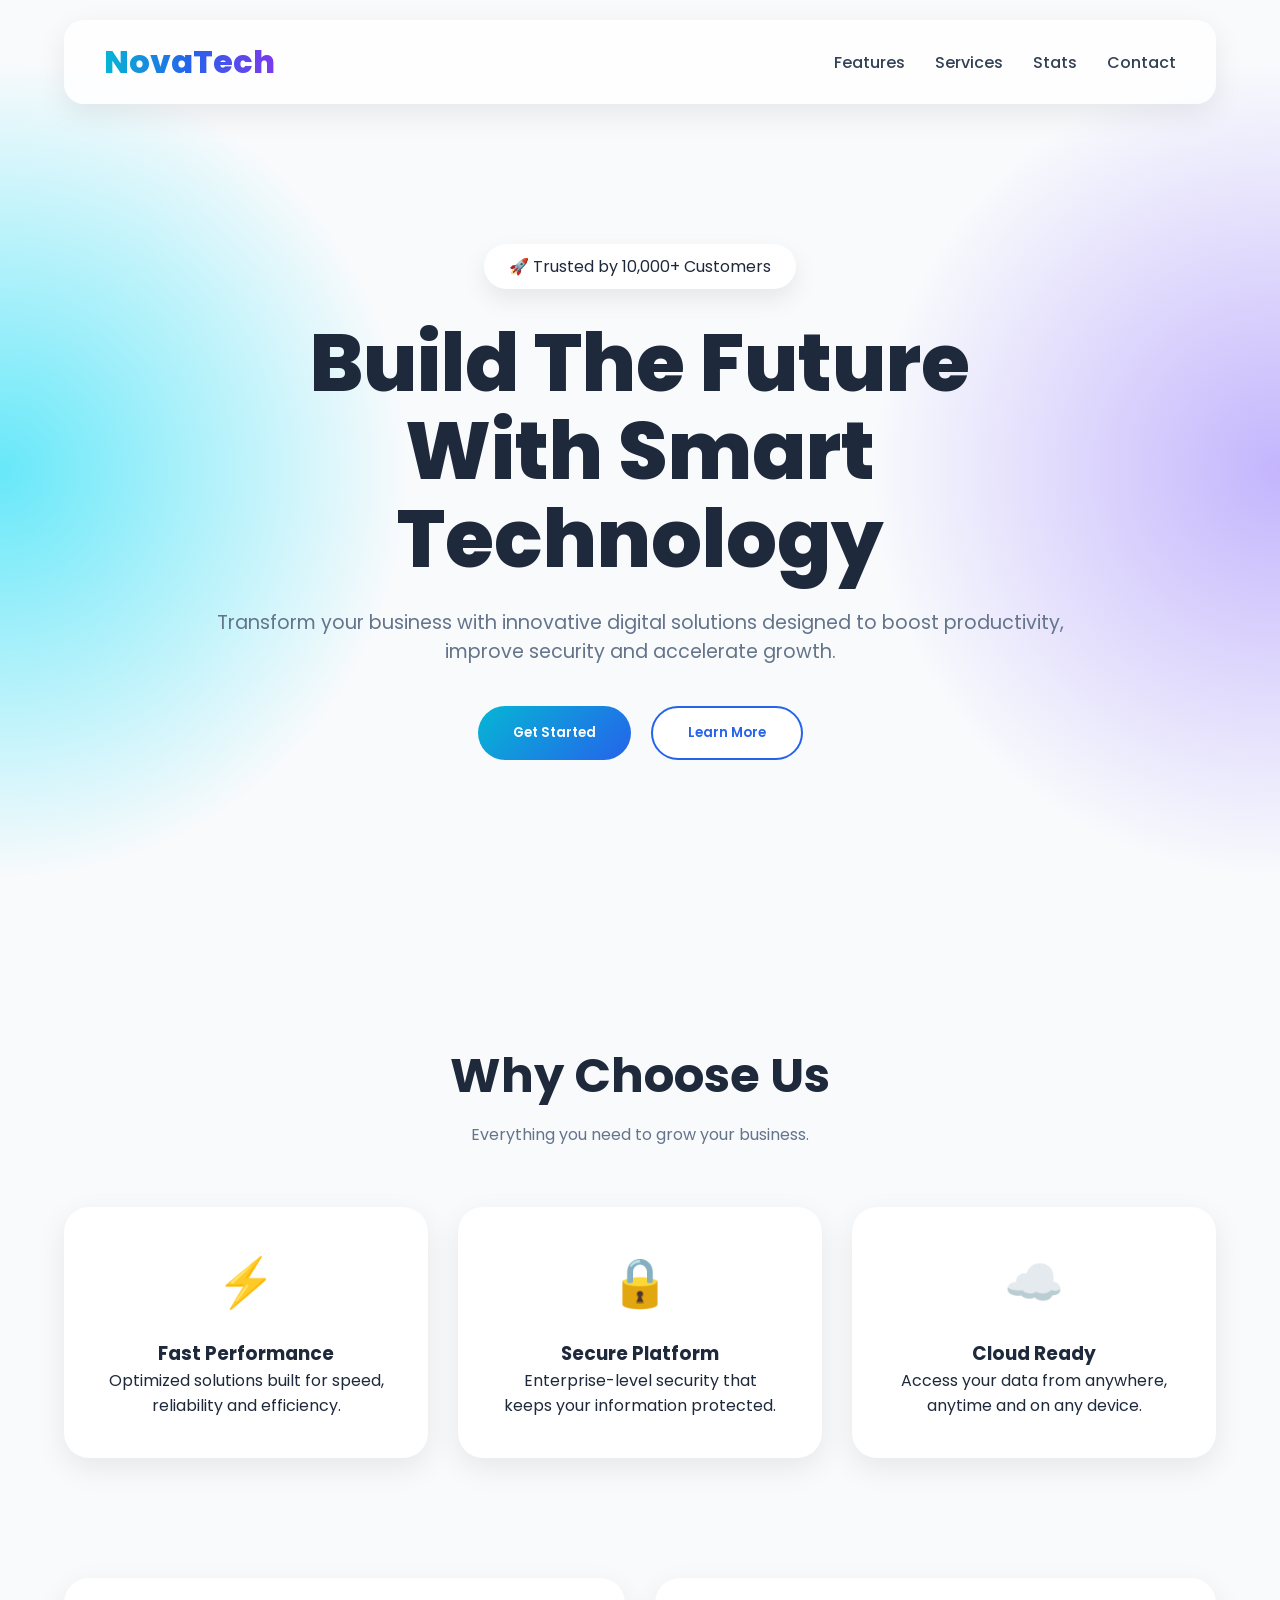
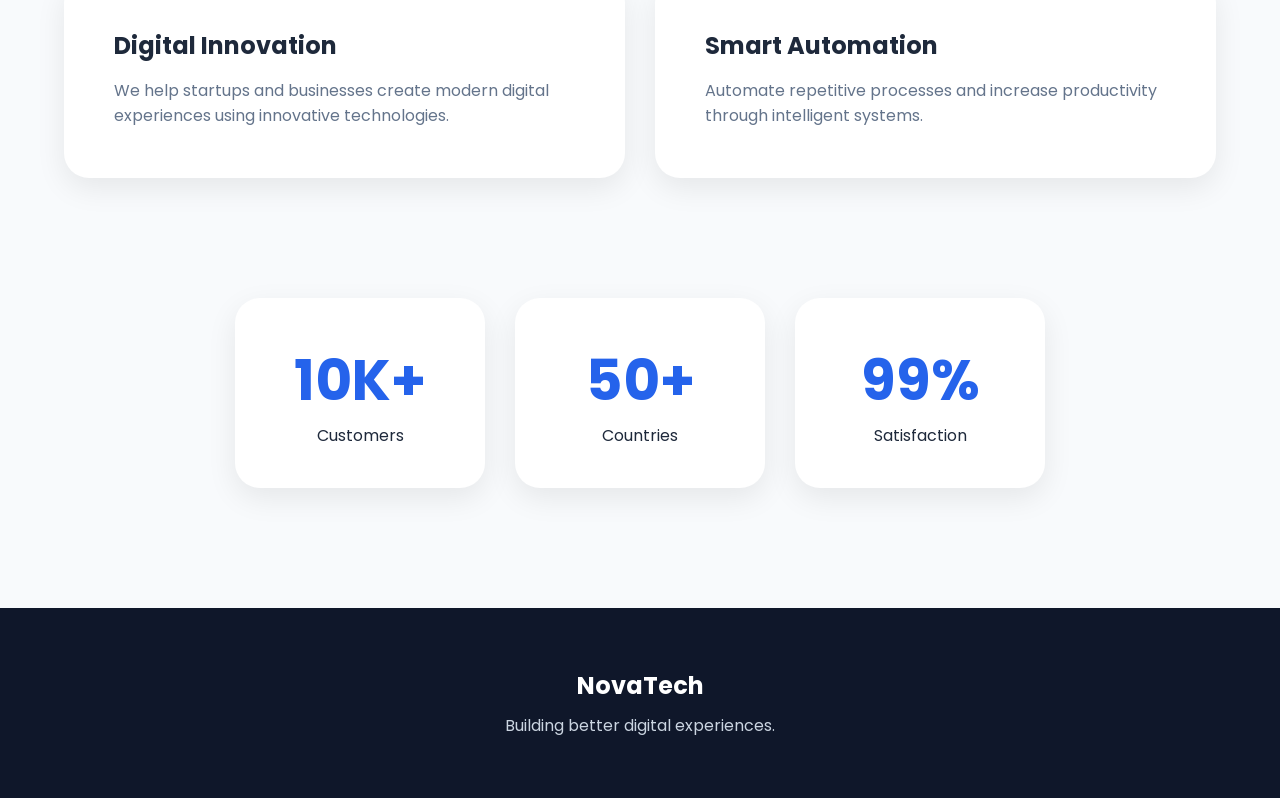
<file: Level1_Task1/index.html>
<!DOCTYPE html>
<html lang="en">
<head>
    <meta charset="UTF-8">
    <meta name="viewport" content="width=device-width, initial-scale=1.0">
    <title>NovaTech Landing Page</title>

    <link href="https://fonts.googleapis.com/css2?family=Poppins:wght@300;400;500;600;700;800&display=swap" rel="stylesheet">

    <link rel="stylesheet" href="style.css">
</head>
<body>

    <!-- NAVBAR -->
    <header>

        <nav>
            <div class="logo">NovaTech</div>

            <ul>
                <li><a href="#features">Features</a></li>
                <li><a href="#services">Services</a></li>
                <li><a href="#stats">Stats</a></li>
                <li><a href="#contact">Contact</a></li>
            </ul>
        </nav>

        <div class="hero">

            <div class="badge">
                🚀 Trusted by 10,000+ Customers
            </div>

            <h1>
                Build The Future<br>
                With Smart Technology
            </h1>

            <p>
                Transform your business with innovative digital
                solutions designed to boost productivity,
                improve security and accelerate growth.
            </p>

            <div class="hero-buttons">
                <button>Get Started</button>
                <button class="secondary-btn">Learn More</button>
            </div>

        </div>

    </header>

    <!-- FEATURES -->

    <section id="features">

        <div class="section-title">
            <h2>Why Choose Us</h2>
            <p>Everything you need to grow your business.</p>
        </div>

        <div class="feature-grid">

            <div class="card">
                <div class="icon">⚡</div>
                <h3>Fast Performance</h3>
                <p>
                    Optimized solutions built for speed,
                    reliability and efficiency.
                </p>
            </div>

            <div class="card">
                <div class="icon">🔒</div>
                <h3>Secure Platform</h3>
                <p>
                    Enterprise-level security that keeps
                    your information protected.
                </p>
            </div>

            <div class="card">
                <div class="icon">☁️</div>
                <h3>Cloud Ready</h3>
                <p>
                    Access your data from anywhere,
                    anytime and on any device.
                </p>
            </div>

        </div>

    </section>

    <!-- SERVICES -->

    <section id="services">

        <div class="service-box">
            <h2>Digital Innovation</h2>

            <p>
                We help startups and businesses create
                modern digital experiences using
                innovative technologies.
            </p>
        </div>

        <div class="service-box">
            <h2>Smart Automation</h2>

            <p>
                Automate repetitive processes and
                increase productivity through
                intelligent systems.
            </p>
        </div>

    </section>

    <!-- STATS -->

    <section id="stats">

        <div class="stat">
            <h1>10K+</h1>
            <p>Customers</p>
        </div>

        <div class="stat">
            <h1>50+</h1>
            <p>Countries</p>
        </div>

        <div class="stat">
            <h1>99%</h1>
            <p>Satisfaction</p>
        </div>

    </section>

    <!-- FOOTER -->

    <footer id="contact">
        <h2>NovaTech</h2>
        <p>Building better digital experiences.</p>
    </footer>

</body>
</html>
</file>
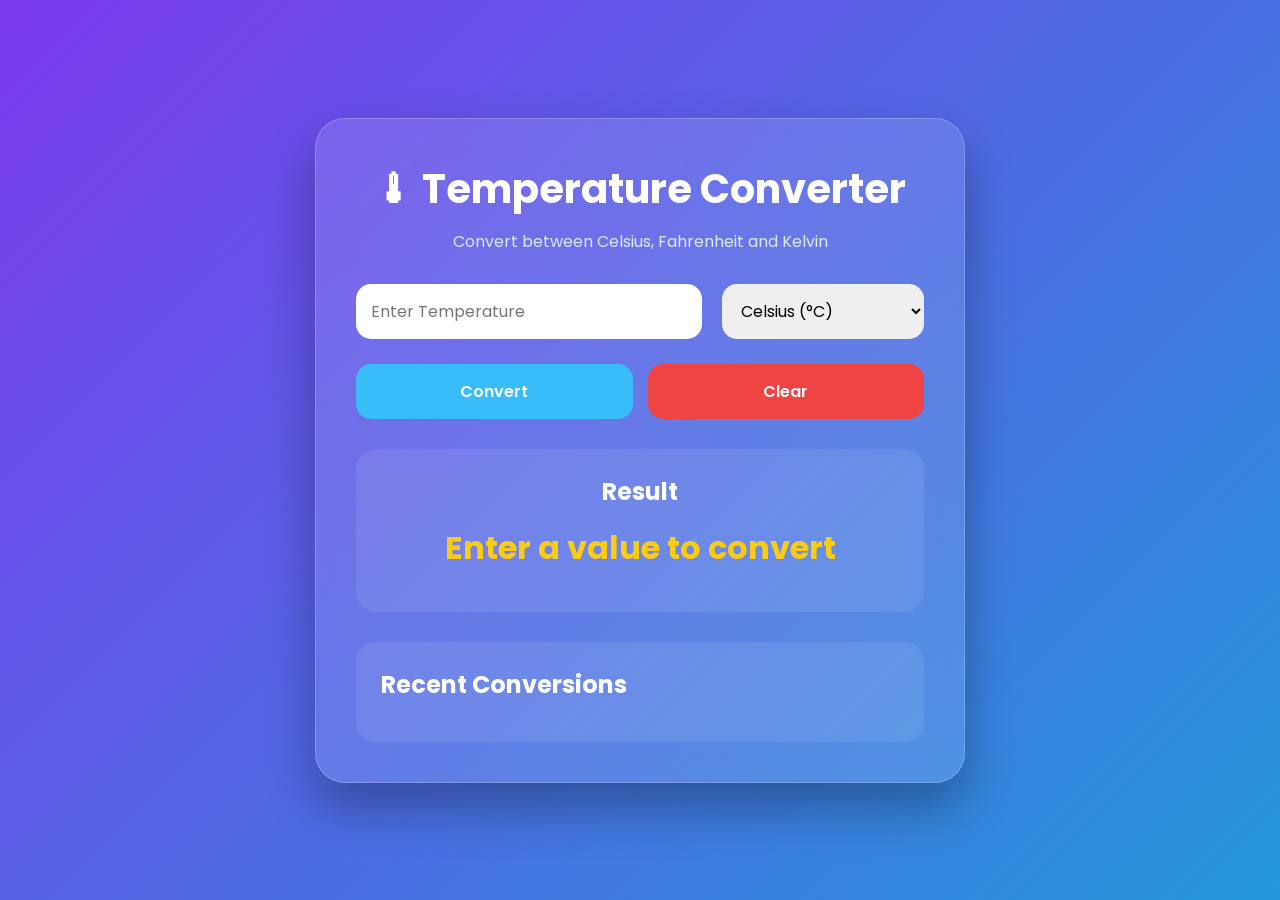
<file: Level1_Task3/index.html>
<!DOCTYPE html>
<html lang="en">
<head>
    <meta charset="UTF-8">
    <meta name="viewport" content="width=device-width, initial-scale=1.0">
    <title>Temperature Converter</title>

    <link rel="stylesheet" href="style.css">

    <link href="https://fonts.googleapis.com/css2?family=Poppins:wght@300;400;500;600;700;800&display=swap" rel="stylesheet">
</head>
<body>

    <div class="container">

        <div class="card">

            <h1>🌡 Temperature Converter</h1>

            <p class="subtitle">
                Convert between Celsius, Fahrenheit and Kelvin
            </p>

            <div class="input-group">

                <input
                    type="number"
                    id="temperature"
                    placeholder="Enter Temperature">

                <select id="unit">

                    <option value="celsius">
                        Celsius (°C)
                    </option>

                    <option value="fahrenheit">
                        Fahrenheit (°F)
                    </option>

                    <option value="kelvin">
                        Kelvin (K)
                    </option>

                </select>

            </div>

            <div class="buttons">

                <button onclick="convertTemperature()">
                    Convert
                </button>

                <button class="clear-btn"
                        onclick="clearAll()">
                    Clear
                </button>

            </div>

            <div class="result-card">

                <h2>Result</h2>

                <div id="result">
                    Enter a value to convert
                </div>

                <div id="status"></div>

            </div>

            <div class="history">

                <h2>Recent Conversions</h2>

                <ul id="historyList"></ul>

            </div>

        </div>

    </div>

    <script src="script.js"></script>

</body>
</html>
</file>
<file: Level1_Task1/style.css>
@import url('https://fonts.googleapis.com/css2?family=Poppins:wght@300;400;500;600;700;800&display=swap');

*{
    margin:0;
    padding:0;
    box-sizing:border-box;
    font-family:'Poppins',sans-serif;
}

html{
    scroll-behavior:smooth;
}

body{
    background:#f8fafc;
    color:#1e293b;
    overflow-x:hidden;
}

/* HEADER */

header{
    min-height:100vh;

    background:
    radial-gradient(circle at left,#67e8f9 0%,transparent 30%),
    radial-gradient(circle at right,#c4b5fd 0%,transparent 30%),
    #f8fafc;
}

/* NAVBAR */

nav{
    width:90%;
    max-width:1200px;
    margin:20px auto;

    padding:18px 40px;

    display:flex;
    justify-content:space-between;
    align-items:center;

    background:rgba(255,255,255,0.8);
    backdrop-filter:blur(10px);

    border-radius:20px;

    box-shadow:0 10px 30px rgba(0,0,0,0.08);
}

.logo{
    font-size:2rem;
    font-weight:800;

    background:linear-gradient(
    90deg,
    #06b6d4,
    #2563eb,
    #7c3aed
    );

    -webkit-background-clip:text;
    background-clip:text;
    color:transparent;
}

nav ul{
    display:flex;
    list-style:none;
    gap:30px;
}

nav ul li a{
    text-decoration:none;
    color:#334155;
    font-weight:500;
}

nav ul li a:hover{
    color:#2563eb;
}

/* HERO */

.hero{
    max-width:900px;
    margin:auto;
    text-align:center;
    padding:120px 20px;
}

.badge{
    display:inline-block;

    padding:10px 25px;

    background:white;

    border-radius:999px;

    box-shadow:0 10px 25px rgba(0,0,0,0.08);

    margin-bottom:30px;
}

.hero h1{
    font-size:5rem;
    font-weight:800;
    line-height:1.1;
    margin-bottom:25px;
}

.hero p{
    font-size:1.2rem;
    color:#64748b;
    margin-bottom:40px;
}

.hero-buttons{
    display:flex;
    justify-content:center;
    gap:20px;
}

button{
    border:none;
    cursor:pointer;

    padding:15px 35px;

    border-radius:999px;

    background:linear-gradient(
    135deg,
    #06b6d4,
    #2563eb
    );

    color:white;
    font-weight:600;

    transition:0.3s;
}

button:hover{
    transform:translateY(-5px);
}

.secondary-btn{
    background:white;
    color:#2563eb;
    border:2px solid #2563eb;
}

/* COMMON SECTION */

section{
    width:90%;
    max-width:1200px;
    margin:120px auto;
}

/* SECTION TITLE */

.section-title{
    text-align:center;
    margin-bottom:60px;
}

.section-title h2{
    font-size:3rem;
}

.section-title p{
    color:#64748b;
    margin-top:10px;
}

/* FEATURES */

.feature-grid{
    display:grid;
    grid-template-columns:repeat(auto-fit,minmax(280px,1fr));
    gap:30px;
}

.card{
    background:white;
    padding:40px;
    border-radius:25px;

    text-align:center;

    box-shadow:0 10px 30px rgba(0,0,0,0.08);

    transition:0.3s;
}

.card:hover{
    transform:translateY(-10px);
}

.icon{
    font-size:3rem;
    margin-bottom:20px;
}

/* SERVICES */

#services{
    display:grid;
    grid-template-columns:1fr 1fr;
    gap:30px;
}

.service-box{
    background:white;

    padding:50px;

    border-radius:25px;

    box-shadow:0 10px 30px rgba(0,0,0,0.08);
}

.service-box h2{
    margin-bottom:15px;
}

.service-box p{
    color:#64748b;
}

/* STATS */

#stats{
    display:flex;
    justify-content:center;
    gap:30px;
    flex-wrap:wrap;
}

.stat{
    background:white;

    min-width:250px;

    padding:40px;

    border-radius:25px;

    text-align:center;

    box-shadow:0 10px 30px rgba(0,0,0,0.08);
}

.stat h1{
    font-size:3.5rem;
    color:#2563eb;
}

/* FOOTER */

footer{
    background:#0f172a;

    color:white;

    text-align:center;

    padding:60px 20px;

    margin-top:100px;
}

footer p{
    margin-top:10px;
    color:#cbd5e1;
}

/* MOBILE */

@media(max-width:768px){

    nav{
        flex-direction:column;
        gap:20px;
    }

    nav ul{
        flex-wrap:wrap;
        justify-content:center;
    }

    .hero h1{
        font-size:3rem;
    }

    .hero-buttons{
        flex-direction:column;
    }

    #services{
        grid-template-columns:1fr;
    }

    .stat{
        width:100%;
    }
}
</file>
<file: Level1_Task3/style.css>
*{
    margin:0;
    padding:0;
    box-sizing:border-box;
    font-family:'Poppins',sans-serif;
}

body{
    min-height:100vh;

    display:flex;
    justify-content:center;
    align-items:center;

    background:linear-gradient(
        -45deg,
        #0f172a,
        #1e3a8a,
        #06b6d4,
        #7c3aed
    );

    background-size:400% 400%;

    animation:gradientMove 12s ease infinite;
}

@keyframes gradientMove{

    0%{
        background-position:0% 50%;
    }

    50%{
        background-position:100% 50%;
    }

    100%{
        background-position:0% 50%;
    }
}

.container{
    width:100%;
    display:flex;
    justify-content:center;
    align-items:center;
    padding:20px;
}

.card{

    width:100%;
    max-width:650px;

    background:rgba(255,255,255,0.12);

    backdrop-filter:blur(18px);

    border:1px solid rgba(255,255,255,0.2);

    border-radius:30px;

    padding:40px;

    box-shadow:
    0 25px 50px rgba(0,0,0,0.3);

    color:white;
}

h1{
    text-align:center;
    font-size:2.5rem;
    margin-bottom:10px;
}

.subtitle{
    text-align:center;
    color:#dbeafe;
    margin-bottom:30px;
}

.input-group{

    display:flex;
    gap:20px;
    margin-bottom:25px;
}

input,
select{

    flex:1;

    padding:15px;

    border:none;

    border-radius:15px;

    font-size:1rem;

    outline:none;
}

.buttons{

    display:flex;
    gap:15px;
    margin-bottom:30px;
}

button{

    flex:1;

    border:none;

    padding:15px;

    border-radius:15px;

    cursor:pointer;

    font-size:1rem;

    font-weight:600;

    transition:0.3s;
}

button:hover{

    transform:translateY(-5px);
}

.buttons button:first-child{

    background:#38bdf8;
    color:white;
}

.clear-btn{

    background:#ef4444;
    color:white;
}

.result-card{

    background:rgba(255,255,255,0.08);

    padding:25px;

    border-radius:20px;

    text-align:center;

    margin-bottom:30px;
}

.result-card h2{

    margin-bottom:15px;
}

#result{

    font-size:2rem;
    font-weight:700;
    color:#facc15;
}

#status{

    margin-top:15px;
    font-size:1.1rem;
}

.history{

    background:rgba(255,255,255,0.08);

    padding:25px;

    border-radius:20px;
}

.history h2{

    margin-bottom:15px;
}

.history ul{

    list-style:none;
}

.history li{

    background:rgba(255,255,255,0.1);

    padding:10px;

    border-radius:10px;

    margin-bottom:10px;
}

@media(max-width:768px){

    .input-group{
        flex-direction:column;
    }

    .buttons{
        flex-direction:column;
    }

    h1{
        font-size:2rem;
    }
}
</file>
